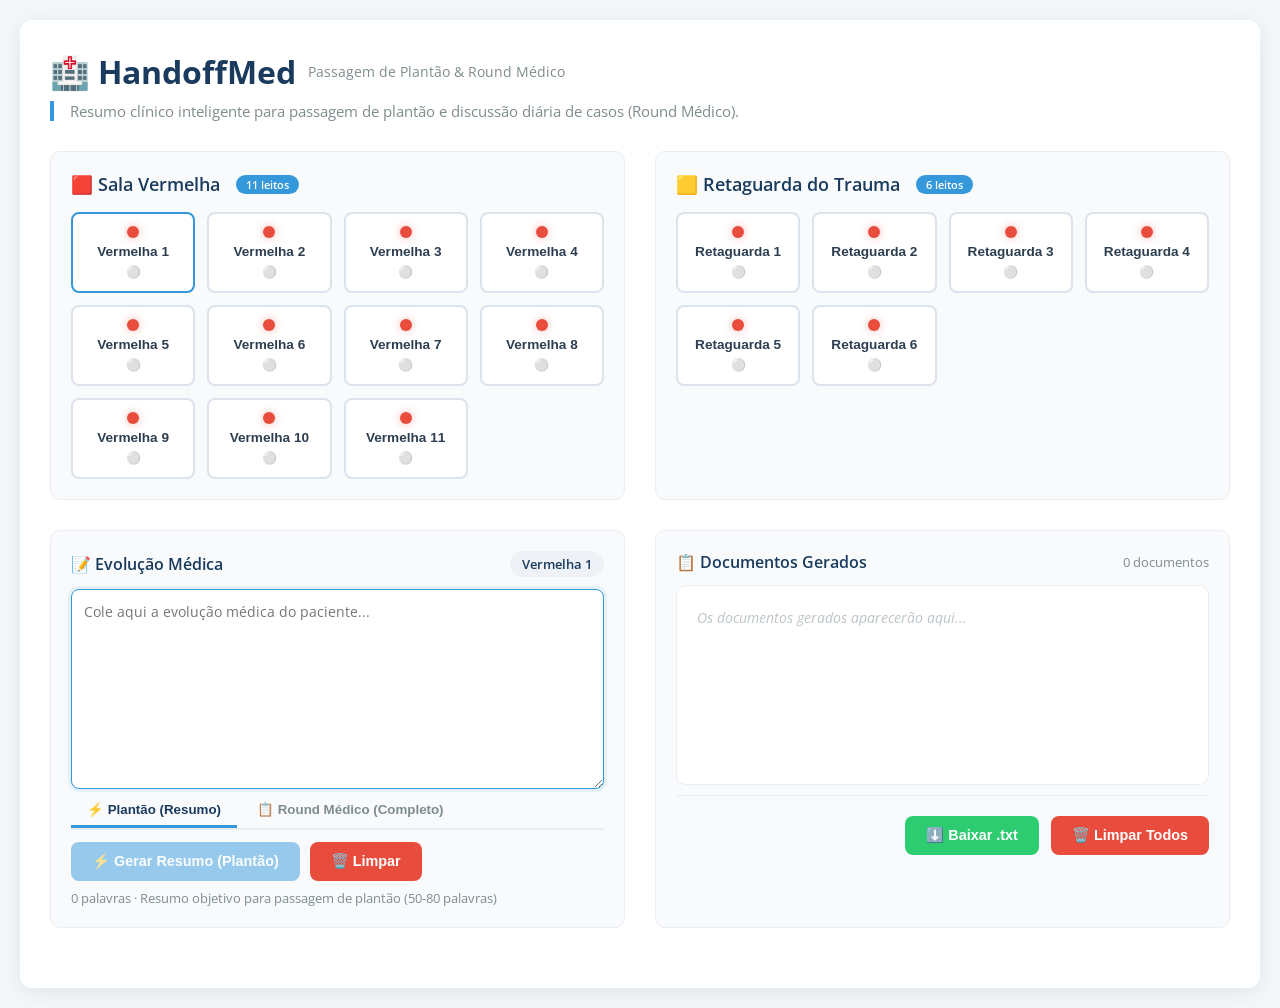
<file: index.html>
<!DOCTYPE html>
<html lang="pt-BR">
<head>
  <meta charset="UTF-8">
  <meta name="viewport" content="width=device-width, initial-scale=1.0">
  <title>HandoffMed - Passagem de Plantão e Round Médico</title>
  <link href="https://fonts.googleapis.com/css2?family=Open+Sans:wght@400;600;700&display=swap" rel="stylesheet">
  <style>
    * { box-sizing: border-box; margin: 0; padding: 0; }
    body { font-family: 'Open Sans', sans-serif; background-color: #f4f7fa; color: #2c3e50; padding: 20px; min-height: 100vh; }
    .container { max-width: 1400px; margin: 0 auto; background: #fff; border-radius: 12px; box-shadow: 0 4px 20px rgba(0,0,0,0.08); padding: 30px; }
    h1 { font-size: 2rem; font-weight: 700; color: #1a3b5d; margin-bottom: 8px; display: flex; align-items: center; gap: 12px; }
    h1 small { font-size: 0.9rem; font-weight: 400; color: #7f8c8d; }
    .subtitle { color: #7f8c8d; margin-bottom: 30px; border-left: 4px solid #3498db; padding-left: 16px; font-size: 0.95rem; }
    .grid-section { display: grid; grid-template-columns: 1fr 1fr; gap: 30px; margin-bottom: 30px; }
    .section-card { background: #f8fafc; border-radius: 10px; padding: 20px; border: 1px solid #e9edf2; }
    .section-title { font-size: 1.1rem; font-weight: 600; color: #1a3b5d; margin-bottom: 16px; display: flex; align-items: center; gap: 8px; }
    .section-title .badge { background: #3498db; color: #fff; font-size: 0.7rem; border-radius: 20px; padding: 2px 10px; margin-left: 8px; }
    .leitos-grid { display: grid; grid-template-columns: repeat(auto-fill, minmax(100px, 1fr)); gap: 12px; }
    .leito-btn { background: #fff; border: 2px solid #dce3ec; border-radius: 8px; padding: 12px 6px; cursor: pointer; font-size: 0.85rem; font-weight: 600; color: #2c3e50; transition: all 0.2s ease; display: flex; flex-direction: column; align-items: center; gap: 6px; text-align: center; }
    .leito-btn:hover { border-color: #3498db; transform: translateY(-2px); box-shadow: 0 4px 12px rgba(52,152,219,0.15); }
    .leito-btn:active { transform: scale(0.96); }
    .leito-btn .indicator { width: 12px; height: 12px; border-radius: 50%; display: inline-block; transition: background-color 0.3s ease; }
    .indicator.red { background-color: #e74c3c; box-shadow: 0 0 8px rgba(231,76,60,0.4); }
    .indicator.green { background-color: #2ecc71; box-shadow: 0 0 8px rgba(46,204,113,0.4); }
    .leito-btn .leito-num { font-size: 0.75rem; color: #7f8c8d; }
    .main-area { display: grid; grid-template-columns: 1fr 1fr; gap: 30px; margin-bottom: 30px; }
    .panel { background: #f8fafc; border-radius: 10px; padding: 20px; border: 1px solid #e9edf2; }
    .panel h3 { font-size: 1rem; font-weight: 600; color: #1a3b5d; margin-bottom: 12px; display: flex; align-items: center; gap: 8px; flex-wrap: wrap; }
    .panel textarea { width: 100%; min-height: 200px; border: 1px solid #dce3ec; border-radius: 8px; padding: 12px; font-family: 'Open Sans', sans-serif; font-size: 0.9rem; resize: vertical; }
    .panel textarea:focus { outline: none; border-color: #3498db; box-shadow: 0 0 0 3px rgba(52,152,219,0.1); }
    .panel .actions { display: flex; gap: 10px; margin-top: 12px; flex-wrap: wrap; }
    .btn { background: #ecf0f1; border: none; padding: 10px 20px; border-radius: 8px; font-weight: 600; font-size: 0.9rem; color: #2c3e50; cursor: pointer; transition: all 0.2s ease; display: inline-flex; align-items: center; gap: 8px; border: 1px solid transparent; }
    .btn-primary { background: #3498db; color: #fff; }
    .btn-primary:hover:not(:disabled) { background: #2980b9; transform: translateY(-1px); box-shadow: 0 4px 12px rgba(52,152,219,0.25); }
    .btn-success { background: #2ecc71; color: #fff; }
    .btn-success:hover:not(:disabled) { background: #27ae60; transform: translateY(-1px); box-shadow: 0 4px 12px rgba(46,204,113,0.25); }
    .btn-warning { background: #f39c12; color: #fff; }
    .btn-warning:hover:not(:disabled) { background: #d68910; transform: translateY(-1px); box-shadow: 0 4px 12px rgba(243,156,18,0.25); }
    .btn-danger { background: #e74c3c; color: #fff; }
    .btn-danger:hover:not(:disabled) { background: #c0392b; transform: translateY(-1px); box-shadow: 0 4px 12px rgba(231,76,60,0.25); }
    .btn:disabled { opacity: 0.5; cursor: not-allowed; transform: none !important; }
    .btn .badge { background: rgba(255,255,255,0.3); border-radius: 20px; padding: 0 8px; font-size: 0.7rem; }
    .output-area { background: #fff; border: 1px solid #e9edf2; border-radius: 10px; padding: 20px; min-height: 200px; white-space: pre-wrap; font-size: 0.9rem; line-height: 1.6; color: #2c3e50; max-height: 600px; overflow-y: auto; font-family: 'Open Sans', sans-serif; }
    .output-area:empty::before { content: 'Os documentos gerados aparecerão aqui...'; color: #bdc3c7; font-style: italic; }
    .output-area .doc-type { font-weight: 700; color: #1a3b5d; background: #ecf0f1; padding: 4px 12px; border-radius: 20px; font-size: 0.8rem; display: inline-block; margin-bottom: 8px; }
    .footer-actions { display: flex; gap: 12px; justify-content: flex-end; border-top: 1px solid #e9edf2; padding-top: 20px; margin-top: 10px; flex-wrap: wrap; }
    .status-msg { padding: 10px 16px; border-radius: 8px; margin-bottom: 16px; font-weight: 600; font-size: 0.9rem; background: #f1f9ff; border-left: 4px solid #3498db; }
    .status-msg.error { background: #fff5f5; border-left-color: #e74c3c; color: #c0392b; }
    .status-msg.success { background: #f0fff4; border-left-color: #2ecc71; color: #27ae60; }
    .current-leito-label { font-weight: 600; color: #1a3b5d; background: #eef2f7; padding: 4px 12px; border-radius: 20px; font-size: 0.8rem; margin-left: auto; }
    .loading-spinner { display: inline-block; width: 16px; height: 16px; border: 2px solid #fff; border-radius: 50%; border-top-color: transparent; animation: spin 0.8s linear infinite; }
    @keyframes spin { to { transform: rotate(360deg); } }
    .tabs { display: flex; gap: 4px; margin-bottom: 12px; border-bottom: 2px solid #e9edf2; }
    .tab-btn { background: transparent; border: none; padding: 8px 16px; cursor: pointer; font-weight: 600; color: #7f8c8d; border-bottom: 3px solid transparent; transition: all 0.2s; }
    .tab-btn.active { color: #1a3b5d; border-bottom-color: #3498db; }
    .tab-btn:hover { color: #1a3b5d; }
    .tab-content { display: none; }
    .tab-content.active { display: block; }
    @media (max-width: 1024px) { .grid-section { grid-template-columns: 1fr; } .main-area { grid-template-columns: 1fr; } }
    @media (max-width: 600px) { .container { padding: 16px; } .leitos-grid { grid-template-columns: repeat(auto-fill, minmax(75px, 1fr)); } .leito-btn { font-size: 0.75rem; padding: 8px 4px; } .footer-actions { flex-direction: column; } .current-leito-label { margin-left: 0; width: 100%; text-align: center; margin-top: 8px; } }
    .output-area::-webkit-scrollbar { width: 6px; }
    .output-area::-webkit-scrollbar-track { background: #f1f1f1; border-radius: 10px; }
    .output-area::-webkit-scrollbar-thumb { background: #c1c7cd; border-radius: 10px; }
    .output-area::-webkit-scrollbar-thumb:hover { background: #a0a7ae; }
  </style>
</head>
<body>
  <div class="container">
    <h1>🏥 HandoffMed <small>Passagem de Plantão & Round Médico</small></h1>
    <div class="subtitle">Resumo clínico inteligente para passagem de plantão e discussão diária de casos (Round Médico).</div>

    <div id="statusMsg" class="status-msg" style="display: none;"></div>

    <div class="grid-section">
      <div class="section-card">
        <div class="section-title">🟥 Sala Vermelha <span class="badge">11 leitos</span></div>
        <div class="leitos-grid" id="vermelhaGrid"></div>
      </div>
      <div class="section-card">
        <div class="section-title">🟨 Retaguarda do Trauma <span class="badge">6 leitos</span></div>
        <div class="leitos-grid" id="retaguardaGrid"></div>
      </div>
    </div>

    <div class="main-area">
      <div class="panel">
        <h3>📝 Evolução Médica <span id="currentLeitoLabel" class="current-leito-label">Nenhum leito selecionado</span></h3>
        <textarea id="evolucaoInput" placeholder="Cole aqui a evolução médica do paciente..."></textarea>
        
        <div class="tabs">
          <button class="tab-btn active" data-tab="plantao">⚡ Plantão (Resumo)</button>
          <button class="tab-btn" data-tab="round">📋 Round Médico (Completo)</button>
        </div>

        <div class="tab-content active" id="tab-plantao">
          <div class="actions">
            <button class="btn btn-primary" id="gerarPlantaoBtn" disabled>⚡ Gerar Resumo (Plantão)</button>
            <button class="btn btn-danger" id="limparInputBtn">🗑️ Limpar</button>
          </div>
          <div style="margin-top:8px; font-size:0.8rem; color:#7f8c8d;">
            <span id="wordCount">0</span> palavras · Resumo objetivo para passagem de plantão (50-80 palavras)
          </div>
        </div>

        <div class="tab-content" id="tab-round">
          <div class="actions">
            <button class="btn btn-warning" id="gerarRoundBtn" disabled>📋 Gerar Round Médico</button>
            <button class="btn btn-danger" id="limparInputRoundBtn">🗑️ Limpar</button>
          </div>
          <div style="margin-top:8px; font-size:0.8rem; color:#7f8c8d;">
            Documento completo para discussão diária · 12 seções estruturadas
          </div>
        </div>
      </div>

      <div class="panel">
        <h3>📋 Documentos Gerados <span style="font-weight:400; font-size:0.8rem; color:#7f8c8d; margin-left:auto;"><span id="totalDocs">0</span> documentos</span></h3>
        <div id="outputArea" class="output-area"></div>
        <div class="footer-actions">
          <button class="btn btn-success" id="baixarTxtBtn">⬇️ Baixar .txt</button>
          <button class="btn btn-danger" id="limparTudoBtn">🗑️ Limpar Todos</button>
        </div>
      </div>
    </div>
  </div>

  <script>
    (function() {
      'use strict';

      const WORKER_URL = 'https://nvidia-proxy.chapermann.workers.dev/';
      const STORAGE_KEY = 'handoffmed_data';
      const LEITOS_VERMELHA = Array.from({ length: 11 }, (_, i) => `Vermelha ${i+1}`);
      const LEITOS_RETAGUARDA = Array.from({ length: 6 }, (_, i) => `Retaguarda ${i+1}`);

      let state = { leitos: {}, selectedLeito: null };

      const vermelhaGrid = document.getElementById('vermelhaGrid');
      const retaguardaGrid = document.getElementById('retaguardaGrid');
      const evolucaoInput = document.getElementById('evolucaoInput');
      const gerarPlantaoBtn = document.getElementById('gerarPlantaoBtn');
      const gerarRoundBtn = document.getElementById('gerarRoundBtn');
      const limparInputBtn = document.getElementById('limparInputBtn');
      const limparInputRoundBtn = document.getElementById('limparInputRoundBtn');
      const outputArea = document.getElementById('outputArea');
      const baixarTxtBtn = document.getElementById('baixarTxtBtn');
      const limparTudoBtn = document.getElementById('limparTudoBtn');
      const statusMsg = document.getElementById('statusMsg');
      const currentLeitoLabel = document.getElementById('currentLeitoLabel');
      const wordCount = document.getElementById('wordCount');
      const totalDocs = document.getElementById('totalDocs');

      // Tabs
      const tabBtns = document.querySelectorAll('.tab-btn');
      const tabContents = {
        plantao: document.getElementById('tab-plantao'),
        round: document.getElementById('tab-round')
      };

      let currentTab = 'plantao';

      tabBtns.forEach(btn => {
        btn.addEventListener('click', function() {
          const tab = this.dataset.tab;
          tabBtns.forEach(b => b.classList.remove('active'));
          this.classList.add('active');
          Object.keys(tabContents).forEach(key => {
            tabContents[key].classList.toggle('active', key === tab);
          });
          currentTab = tab;
          updateButtonStates();
        });
      });

      function showStatus(message, type = 'info', duration = 4000) {
        statusMsg.textContent = message;
        statusMsg.className = `status-msg ${type}`;
        statusMsg.style.display = 'block';
        clearTimeout(statusMsg._timeout);
        if (duration > 0) {
          statusMsg._timeout = setTimeout(() => { statusMsg.style.display = 'none'; }, duration);
        }
      }

      function updateWordCount() {
        const text = evolucaoInput.value;
        wordCount.textContent = text.trim() ? text.trim().split(/\s+/).length : 0;
      }

      function updateTotalDocs() {
        const count = Object.values(state.leitos).filter(l => l.plantao?.trim() || l.round?.trim()).length;
        totalDocs.textContent = count;
      }

      function updateOutputArea() {
        const entries = Object.values(state.leitos).filter(l => l.plantao?.trim() || l.round?.trim());
        if (entries.length === 0) { outputArea.innerHTML = ''; return; }
        entries.sort((a, b) => a.nome.localeCompare(b.nome));
        const dateStr = new Date().toLocaleString('pt-BR', { dateStyle: 'medium', timeStyle: 'short' });
        let html = `<div style="font-weight:600; color:#1a3b5d; border-bottom:2px solid #e9edf2; padding-bottom:8px; margin-bottom:12px;">📅 Documentos: ${dateStr}</div>`;
        entries.forEach(entry => {
          const hasPlantao = entry.plantao?.trim();
          const hasRound = entry.round?.trim();
          
          html += `<div style="margin-bottom:20px; background:#f8fafc; border-radius:6px; padding:12px; border-left:4px solid ${hasRound ? '#f39c12' : '#3498db'};">
            <div style="font-weight:700; color:#1a3b5d; font-size:0.9rem; display:flex; justify-content:space-between; flex-wrap:wrap;">
              <span>${entry.nome}</span>
              <span style="font-weight:400; font-size:0.75rem; color:#7f8c8d;">
                ${hasRound ? '📋 Round' : ''} ${hasPlantao && hasRound ? '|' : ''} ${hasPlantao ? '⚡ Plantão' : ''}
              </span>
            </div>`;
          
          if (hasPlantao) {
            html += `<div style="margin-top:8px; font-size:0.85rem; line-height:1.5; background:#e8f4fd; padding:8px 12px; border-radius:4px; border-left:3px solid #3498db;">
              <span style="font-weight:600; font-size:0.7rem; color:#2980b9;">⚡ PLANTÃO:</span>
              <div style="margin-top:4px;">${entry.plantao}</div>
            </div>`;
          }
          
          if (hasRound) {
            html += `<div style="margin-top:8px; font-size:0.85rem; line-height:1.5; background:#fef9e7; padding:8px 12px; border-radius:4px; border-left:3px solid #f39c12;">
              <span style="font-weight:600; font-size:0.7rem; color:#d68910;">📋 ROUND MÉDICO:</span>
              <div style="margin-top:4px;">${entry.round}</div>
            </div>`;
          }
          
          html += `</div>`;
        });
        outputArea.innerHTML = html;
        updateTotalDocs();
      }

      function saveState() {
        try { localStorage.setItem(STORAGE_KEY, JSON.stringify(state)); } catch (e) { console.warn(e); }
      }

      function loadState() {
        try {
          const saved = localStorage.getItem(STORAGE_KEY);
          if (saved) {
            const parsed = JSON.parse(saved);
            state.leitos = parsed.leitos || {};
            [...LEITOS_VERMELHA, ...LEITOS_RETAGUARDA].forEach(nome => {
              if (!state.leitos[nome]) state.leitos[nome] = { nome, evoluicao: '', plantao: '', round: '' };
            });
            return true;
          }
        } catch (e) { console.warn(e); }
        return false;
      }

      function initState() {
        if (!loadState()) {
          [...LEITOS_VERMELHA, ...LEITOS_RETAGUARDA].forEach(nome => {
            state.leitos[nome] = { nome, evoluicao: '', plantao: '', round: '' };
          });
          saveState();
        }
        renderLeitos();
        updateAll();
      }

      function renderLeitos() {
        renderGrid(vermelhaGrid, LEITOS_VERMELHA);
        renderGrid(retaguardaGrid, LEITOS_RETAGUARDA);
      }

      function renderGrid(grid, nomes) {
        grid.innerHTML = '';
        nomes.forEach(nome => {
          const data = state.leitos[nome] || { evoluicao: '', plantao: '', round: '' };
          const hasDoc = data.plantao?.trim() || data.round?.trim();
          const hasData = data.evoluicao?.trim();
          const btn = document.createElement('button');
          btn.className = 'leito-btn';
          btn.dataset.nome = nome;
          btn.innerHTML = `
            <span class="indicator ${hasDoc ? 'green' : 'red'}"></span>
            <span>${nome}</span>
            <span class="leito-num">${hasData ? '📄' : '⚪'}</span>
          `;
          btn.title = hasDoc ? 'Documento gerado. Clique para ver/editar.' : 
                      hasData ? 'Evolução inserida, documento pendente.' : 'Sem dados. Clique para inserir.';
          btn.addEventListener('click', () => selectLeito(nome));
          grid.appendChild(btn);
        });
      }

      function selectLeito(nome) {
        state.selectedLeito = nome;
        const data = state.leitos[nome];
        evolucaoInput.value = data?.evoluicao || '';
        currentLeitoLabel.textContent = nome;
        updateButtonStates();
        updateWordCount();
        document.querySelectorAll('.leito-btn').forEach(b => b.style.borderColor = '#dce3ec');
        document.querySelectorAll(`.leito-btn[data-nome="${nome}"]`).forEach(b => b.style.borderColor = '#3498db');
        evolucaoInput.focus();
      }

      function updateButtonStates() {
        const hasContent = evolucaoInput.value?.trim() !== '';
        gerarPlantaoBtn.disabled = !hasContent;
        gerarRoundBtn.disabled = !hasContent;
      }

      function updateAll() {
        renderLeitos();
        updateOutputArea();
        updateTotalDocs();
        if (state.selectedLeito) {
          const data = state.leitos[state.selectedLeito];
          if (data) {
            evolucaoInput.value = data.evoluicao || '';
            updateButtonStates();
            updateWordCount();
          }
        }
        document.querySelectorAll('.leito-btn').forEach(btn => {
          const nome = btn.dataset.nome;
          const data = state.leitos[nome];
          if (data) {
            const indicator = btn.querySelector('.indicator');
            indicator.className = `indicator ${(data.plantao?.trim() || data.round?.trim()) ? 'green' : 'red'}`;
          }
        });
      }

      evolucaoInput.addEventListener('input', function() {
        const text = this.value;
        updateWordCount();
        updateButtonStates();
        if (state.selectedLeito) {
          state.leitos[state.selectedLeito].evoluicao = text;
          saveState();
          renderLeitos();
        }
      });

      async function gerarDocumento(tipo) {
        const leitoNome = state.selectedLeito;
        if (!leitoNome) { showStatus('Selecione um leito primeiro.', 'error'); return; }
        
        const evoluicao = evolucaoInput.value;
        if (!evoluicao?.trim()) { showStatus('A evolução médica está vazia.', 'error'); return; }

        let prompt, tipoLabel, btn, docField;

        if (tipo === 'plantao') {
          prompt = `Você é um médico especialista em emergência e terapia intensiva. Leia a evolução médica abaixo e gere um RESUMO CLÍNICO para PASSAGEM DE PLANTÃO.

REGRAS:
- Resumo com 50-80 palavras (máximo)
- Use abreviações: HAS, DM, IAM, AVC, ICC, DPOC, IRC, TCE, TVP, TEP, HDA, DRC, DAOP
- Converta nomes para iniciais (ex: João da Silva = JS)
- Doenças sensíveis (HIV, AIDS, câncer, aborto, suicídio) → use CID-10
- Estrutura: Idade/Sexo | Comorbidades | Motivo | Conduta | Estado atual | Pendências
- Se houver critérios de alta, mencione "preenche critérios de alta" ou "não preenche"

EVOLUÇÃO:
${evoluicao}

RESUMO PARA PASSAGEM DE PLANTÃO:`;
          tipoLabel = 'Plantão';
          btn = gerarPlantaoBtn;
          docField = 'plantao';
        } else {
          prompt = `Você é um médico especialista em emergência e terapia intensiva. Leia a evolução médica abaixo e gere um RELATÓRIO COMPLETO para ROUND MÉDICO.

ESTRUTURA OBRIGATÓRIA:

1. IDENTIFICAÇÃO: Nome (iniciais), idade, sexo, procedência. Data/hora atual.

2. MOTIVO DA INTERNAÇÃO: Sintoma principal ou diagnóstico inicial. Data de admissão.

3. SITUAÇÃO CIRÚRGICA: Especificar se está em pós-operatório (PO) e de qual procedimento, com tempo decorrido. Se não houver: "Não há relato de procedimento cirúrgico."

4. COMORBIDADES: HAS, DM, DRC, HIV, etc. Medicações de uso contínuo prévio.

5. SITUAÇÃO CLÍNICA ATUAL:
   - Sinais vitais: PA, FC, FR, Temp, SatO₂
   - Sedação e drogas em infusão contínua (se houver)
   - Invasões: TOT/TQT, CVC, SVD, drenos
   - Ventilação mecânica: modo, parâmetros, FiO₂, PEEP
   - Estado neurológico: Glasgow, pupilas, força
   - Exame físico: achados relevantes

6. GASOMETRIA ARTERIAL (se disponível): Data, horário, valores principais.

7. EXAMES DE IMAGEM: TC, RM, USG, RX com data e achados relevantes.

8. EXAMES LABORATORIAIS: Hemograma, eletrólitos, função renal, hepática, marcadores.

9. ANTIBIÓTICOS EM USO (se houver): Nome, dose, horário, tempo de uso.

10. IMPRESSÃO DO CASO (SUMÁRIO): Resumir em 2-3 frases o quadro clínico, evolução e problemas atuais.

11. CONDUTAS E ROTINA: Decisões do round. Se não houver: "Discutir com a Rotina as condutas e registrar adequadamente no prontuário."

12. IMPRESSÃO FINAL: Resumo elaborado do caso, com pendências e prognóstico.

EVOLUÇÃO MÉDICA:
${evoluicao}

RELATÓRIO PARA ROUND MÉDICO:`;
          tipoLabel = 'Round Médico';
          btn = gerarRoundBtn;
          docField = 'round';
        }

        try {
          btn.disabled = true;
          btn.innerHTML = `<span class="loading-spinner"></span> Gerando ${tipoLabel}...`;
          showStatus(`🔄 Gerando ${tipoLabel}...`, 'info', 0);

          const response = await fetch(WORKER_URL, {
            method: 'POST',
            headers: { 'Content-Type': 'application/json' },
            body: JSON.stringify({ message: prompt }),
          });

          const responseText = await response.text();
          
          if (!response.ok) {
            let errorMsg = `Erro ${response.status}`;
            try { const data = JSON.parse(responseText); errorMsg = data.error || errorMsg; } catch (e) {}
            throw new Error(errorMsg);
          }

          const data = JSON.parse(responseText);
          const documento = data.message || 'Erro: Nenhum documento gerado.';

          state.leitos[leitoNome][docField] = documento;
          state.leitos[leitoNome].evoluicao = evoluicao;
          saveState();
          updateAll();

          showStatus(`✅ ${tipoLabel} gerado para ${leitoNome}!`, 'success', 3000);
          outputArea.scrollIntoView({ behavior: 'smooth', block: 'nearest' });

        } catch (error) {
          console.error('Erro:', error);
          showStatus(`❌ Erro: ${error.message}`, 'error', 5000);
        } finally {
          btn.disabled = false;
          btn.innerHTML = tipo === 'plantao' ? '⚡ Gerar Resumo (Plantão)' : '📋 Gerar Round Médico';
        }
      }

      gerarPlantaoBtn.addEventListener('click', () => gerarDocumento('plantao'));
      gerarRoundBtn.addEventListener('click', () => gerarDocumento('round'));

      limparInputBtn.addEventListener('click', function() {
        evolucaoInput.value = '';
        updateWordCount();
        updateButtonStates();
        if (state.selectedLeito) {
          state.leitos[state.selectedLeito].evoluicao = '';
          saveState();
          updateAll();
          showStatus('Evolução limpa.', 'info', 1500);
        }
      });

      limparInputRoundBtn.addEventListener('click', function() {
        evolucaoInput.value = '';
        updateWordCount();
        updateButtonStates();
        if (state.selectedLeito) {
          state.leitos[state.selectedLeito].evoluicao = '';
          saveState();
          updateAll();
          showStatus('Evolução limpa.', 'info', 1500);
        }
      });

      baixarTxtBtn.addEventListener('click', function() {
        const entries = Object.values(state.leitos).filter(l => l.plantao?.trim() || l.round?.trim());
        if (entries.length === 0) { showStatus('Nenhum documento para exportar.', 'error', 3000); return; }
        entries.sort((a, b) => a.nome.localeCompare(b.nome));
        const now = new Date();
        const dateStr = now.toLocaleString('pt-BR', { dateStyle: 'medium', timeStyle: 'short' });
        let content = `=== HandoffMed - Documentos Clínicos ===\n`;
        content += `Data/Hora: ${dateStr}\nTotal: ${entries.length}\n\n`;
        entries.forEach(e => {
          content += `--- ${e.nome} ---\n`;
          if (e.plantao?.trim()) {
            content += `[PLANTÃO]\n${e.plantao}\n\n`;
          }
          if (e.round?.trim()) {
            content += `[ROUND MÉDICO]\n${e.round}\n\n`;
          }
          content += `----------------------------------------\n\n`;
        });
        content += `Gerado por HandoffMed em ${dateStr}`;

        const blob = new Blob([content], { type: 'text/plain;charset=utf-8' });
        const url = URL.createObjectURL(blob);
        const a = document.createElement('a');
        a.href = url;
        a.download = `handoffmed_${now.toISOString().slice(0,10)}.txt`;
        document.body.appendChild(a);
        a.click();
        document.body.removeChild(a);
        URL.revokeObjectURL(url);
        showStatus('✅ Arquivo baixado!', 'success', 3000);
      });

      limparTudoBtn.addEventListener('click', function() {
        if (confirm('⚠️ Apagar todos os dados?')) {
          [...LEITOS_VERMELHA, ...LEITOS_RETAGUARDA].forEach(nome => {
            state.leitos[nome] = { nome, evoluicao: '', plantao: '', round: '' };
          });
          state.selectedLeito = null;
          evolucaoInput.value = '';
          currentLeitoLabel.textContent = 'Nenhum leito selecionado';
          updateButtonStates();
          saveState();
          updateAll();
          showStatus('Todos os dados foram apagados.', 'info', 3000);
        }
      });

      // Inicialização
      initState();
      if (!state.selectedLeito) selectLeito(LEITOS_VERMELHA[0]);
      else selectLeito(state.selectedLeito);
      updateWordCount();
      updateButtonStates();

      console.log('🏥 HandoffMed v2.0 - Plantão + Round Médico');
      console.log('🌐 Worker URL:', WORKER_URL);
    })();
  </script>
</body>
</html>
</file>
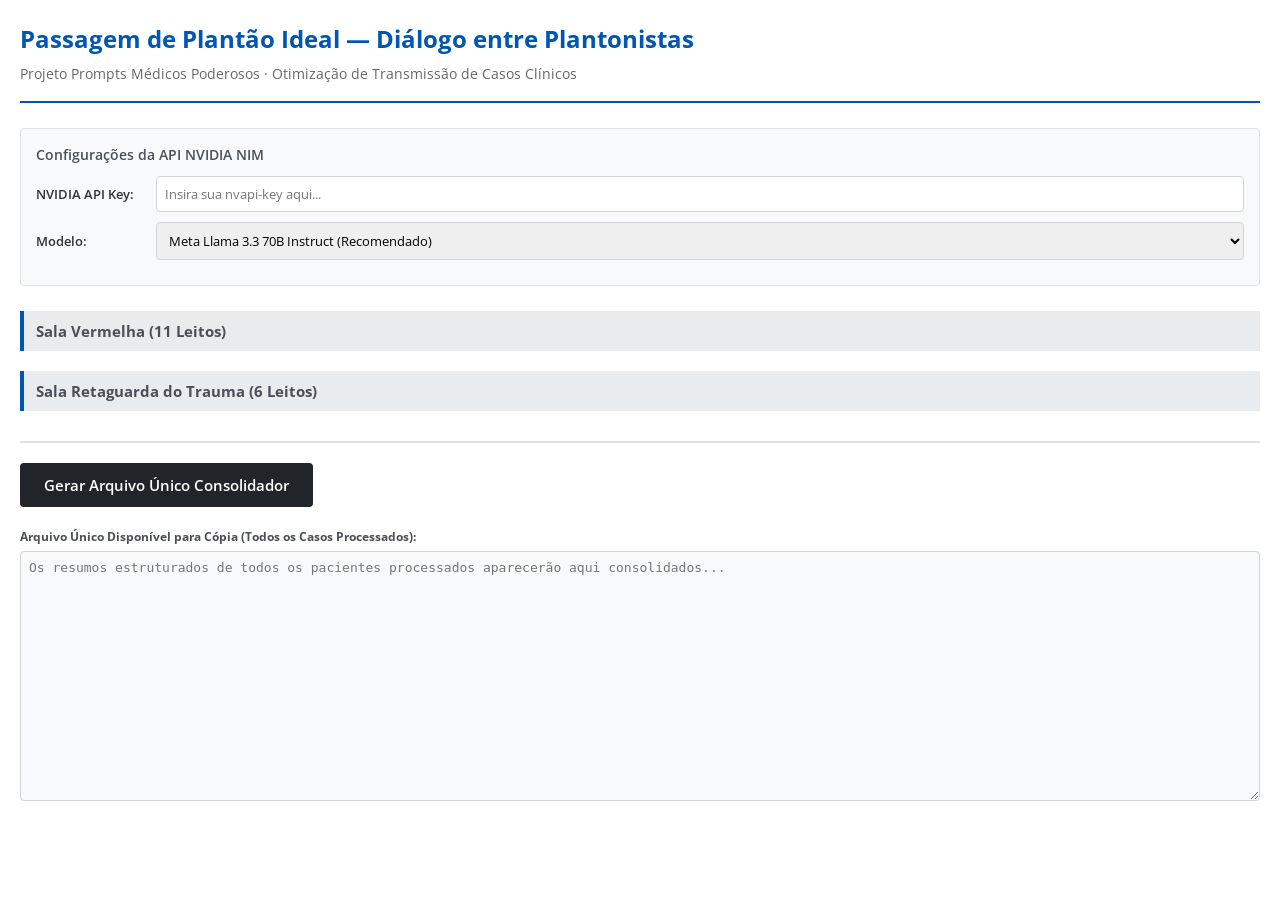
<file: index(2).html>
<!DOCTYPE html>
<html lang="pt-BR">
<head>
    <meta charset="UTF-8">
    <meta name="viewport" content="width=device-width, initial-scale=1.0">
    <title>Passagem de Plantão Ideal - Projeto Prompts Médicos Poderosos</title>
    <link rel="preconnect" href="https://fonts.googleapis.com">
    <link rel="preconnect" href="https://fonts.gstatic.com" crossorigin>
    <link href="https://fonts.googleapis.com/css2?family=Open+Sans:wght@400;600;700&display=swap" rel="stylesheet">
    <style>
        * {
            box-sizing: border-box;
            margin: 0;
            padding: 0;
            font-family: 'Open Sans', sans-serif;
        }

        body {
            background-color: #ffffff;
            color: #333333;
            line-height: 1.6;
            padding: 20px;
        }

        header {
            border-bottom: 2px solid #0056b3;
            padding-bottom: 15px;
            margin-bottom: 25px;
        }

        h1 {
            color: #0056b3;
            font-size: 24px;
            font-weight: 700;
        }

        .subtitle {
            color: #666666;
            font-size: 14px;
            margin-top: 5px;
        }

        .config-section {
            background-color: #f8f9fa;
            border: 1px solid #dee2e6;
            border-radius: 4px;
            padding: 15px;
            margin-bottom: 25px;
        }

        .config-title {
            font-weight: 600;
            color: #495057;
            margin-bottom: 10px;
            font-size: 14px;
        }

        .input-group {
            display: table;
            width: 100%;
            margin-bottom: 10px;
        }

        .input-cell {
            display: table-cell;
            vertical-align: middle;
        }

        .input-cell label {
            font-weight: 600;
            font-size: 13px;
            padding-right: 10px;
            white-space: nowrap;
        }

        .input-cell input, .input-cell select {
            width: 100%;
            padding: 8px;
            border: 1px solid #ced4da;
            border-radius: 4px;
            font-size: 13px;
        }

        .grid-container {
            display: block;
        }

        .section-title {
            background-color: #e9ecef;
            color: #495057;
            padding: 8px 12px;
            font-weight: 700;
            font-size: 15px;
            margin-top: 20px;
            margin-bottom: 10px;
            border-left: 4px solid #0056b3;
        }

        .patient-card {
            background-color: #ffffff;
            border: 1px solid #dee2e6;
            border-radius: 4px;
            padding: 15px;
            margin-bottom: 15px;
        }

        .patient-header {
            font-weight: 700;
            color: #0056b3;
            font-size: 14px;
            margin-bottom: 10px;
            border-bottom: 1px solid #e9ecef;
            padding-bottom: 5px;
        }

        .form-label {
            display: block;
            font-weight: 600;
            font-size: 12px;
            color: #495057;
            margin-bottom: 5px;
        }

        textarea {
            width: 100%;
            height: 100px;
            padding: 8px;
            border: 1px solid #ced4da;
            border-radius: 4px;
            font-size: 13px;
            resize: vertical;
            margin-bottom: 10px;
        }

        button {
            background-color: #0056b3;
            color: #ffffff;
            border: none;
            padding: 8px 16px;
            font-size: 13px;
            font-weight: 600;
            border-radius: 4px;
            cursor: pointer;
            margin-right: 10px;
            margin-bottom: 5px;
        }

        button:hover {
            background-color: #004085;
        }

        button.secondary {
            background-color: #6c757d;
        }

        button.secondary:hover {
            background-color: #5a6268;
        }

        .output-box {
            background-color: #f8f9fa;
            border: 1px solid #ced4da;
            border-radius: 4px;
            padding: 10px;
            font-family: monospace;
            font-size: 13px;
            white-space: pre-wrap;
            margin-top: 10px;
            min-height: 50px;
            color: #212529;
        }

        .global-actions {
            margin-top: 30px;
            padding-top: 20px;
            border-top: 2px solid #dee2e6;
            text-align: left;
        }

        .status-text {
            display: inline-block;
            margin-left: 10px;
            font-size: 13px;
            font-weight: 600;
        }
        
        .success { color: #28a745; }
        .error { color: #dc3545; }
        .processing { color: #ffc107; }
    </style>
</head>
<body>

    <header>
        <h1>Passagem de Plantão Ideal — Diálogo entre Plantonistas</h1>
        <div class="subtitle">Projeto Prompts Médicos Poderosos · Otimização de Transmissão de Casos Clínicos</div>
    </header>

    <div class="config-section">
        <div class="config-title">Configurações da API NVIDIA NIM</div>
        <div class="input-group">
            <div class="input-cell" style="width: 120px;"><label for="api-key">NVIDIA API Key:</label></div>
            <div class="input-cell"><input type="password" id="api-key" placeholder="Insira sua nvapi-key aqui..." value=""></div>
        </div>
        <div class="input-group" style="margin-top: 10px;">
            <div class="input-cell" style="width: 120px;"><label for="model-select">Modelo:</label></div>
            <div class="input-cell">
                <select id="model-select">
                    <option value="meta/llama-3.3-70b-instruct">Meta Llama 3.3 70B Instruct (Recomendado)</option>
                    <option value="deepseek-ai/deepseek-v4-pro">DeepSeek V4 Pro</option>
                </select>
            </div>
        </div>
    </div>

    <div class="grid-container">
        <!-- SALA VERMELHA -->
        <div class="section-title">Sala Vermelha (11 Leitos)</div>
        <div id="sala-vermelha-container"></div>

        <!-- RETAGUARDA DO TRAUMA -->
        <div class="section-title">Sala Retaguarda do Trauma (6 Leitos)</div>
        <div id="sala-trauma-container"></div>
    </div>

    <div class="global-actions">
        <button id="btn-compilar-tudo" class="secondary" style="background-color: #212529; padding: 12px 24px; font-size: 15px;">Gerar Arquivo Único Consolidador</button>
        <button id="btn-baixar-txt" class="secondary" style="background-color: #495057; padding: 12px 24px; font-size: 15px; display: none;">Salvar Tudo em .TXT</button>
        <div style="margin-top: 15px;">
            <label class="form-label" style="font-weight: 700;">Arquivo Único Disponível para Cópia (Todos os Casos Processados):</label>
            <textarea id="output-global" style="height: 250px; font-family: monospace; background-color: #f8f9fa;" readonly placeholder="Os resumos estruturados de todos os pacientes processados aparecerão aqui consolidados..."></textarea>
        </div>
    </div>

    <script>
        const CONFIG = {
            numVermelha: 11,
            numTrauma: 6,
            systemPrompt: `Você é um assistente de inteligência clínica altamente formal. Sua única função é processar uma evolução médica e gerar um resumo extremamente conciso para passagem de plantão de no máximo 50 palavras, garantindo que o diálogo de transmissão dure menos de 2 minutos.

Diretrizes Absolutas de Resposta:
1. NUNCA armazene ou inclua dados que identifiquem nominalmente o paciente, médicos ou equipe.
2. Comprima e resuma os dados para NO MÁXIMO 50 PALAVRAS no total. Seja extremamente objetivo.
3. Se o peso não estiver descrito na evolução, assuma obrigatoriamente 75Kg como padrão universal. Se estiver descrito, use o informado. Outros dados biométricos e sexo devem ser extraídos se informados.
4. Se houver critérios de alta médica da UTI ou Sala Vermelha presentes na evolução, adicione explicitamente a frase exata: "Preenche critérios de alta médica para a enfermaria."
5. Use linguagem puramente clássica, formal, sem emojis, sem gírias, sem maneirismos e evite abreviações não consagradas.
6. Não faça sugestões. Não adicione opiniões. Reforce estritamente a necessidade de definição de condutas imediatas e pendências.
7. O formato de saída deve seguir estritamente o modelo de texto plano abaixo para fácil cópia, preenchendo apenas com as informações extraídas de forma contínua:

[IDENTIFICAÇÃO DO LEITO]
Motivo: [Motivo] | Dias: [X] | Ventilação: [Modo] | Hemodinâmica: [Estável/Instável]
Pontos de Atenção/Urgente: [Dieta, cirurgia, sangue, etc]
Pendências/Imediato: [Condutas do round/exames]
Investimento/Limite: [Definição de reanimação e limites]`
        };

        function renderLeitos() {
            const vermelhaCont = document.getElementById('sala-vermelha-container');
            const traumaCont = document.getElementById('sala-trauma-container');

            // Render Sala Vermelha
            for (let i = 1; i <= CONFIG.numVermelha; i++) {
                vermelhaCont.appendChild(createPatientCard(`Leito Vermelha ${i}`));
            }

            // Render Trauma
            for (let i = 1; i <= CONFIG.numTrauma; i++) {
                traumaCont.appendChild(createPatientCard(`Leito Retaguarda do Trauma ${i}`));
            }
        }

        function createPatientCard(leitoNome) {
            const card = document.createElement('div');
            card.className = 'patient-card';
            card.id = `card-${leitoNome.replace(/\s+/g, '-')}`;

            card.innerHTML = `
                <div class="patient-header">${leitoNome}</div>
                <label class="form-label">Cole aqui a evolução médica</label>
                <textarea class="evolucao-input" placeholder="Insira o texto do prontuário ou evolução médica deste leito..."></textarea>
                <div>
                    <button class="btn-processar">Processar Caso</button>
                    <button class="btn-limpar secondary">Limpar</button>
                    <span class="status-text"></span>
                </div>
                <div class="output-box" id="output-${leitoNome.replace(/\s+/g, '-')}" title="Clique para copiar" style="cursor:pointer; display:none;"></div>
            `;

            const btnProcessar = card.querySelector('.btn-processar');
            const btnLimpar = card.querySelector('.btn-limpar');
            const textarea = card.querySelector('.evolucao-input');
            const outputBox = card.querySelector('.output-box');
            const statusText = card.querySelector('.status-text');

            btnProcessar.addEventListener('click', () => processarPaciente(leitoNome, textarea.value, outputBox, statusText));
            btnLimpar.addEventListener('click', () => {
                textarea.value = '';
                outputBox.innerText = '';
                outputBox.style.display = 'none';
                statusText.innerText = '';
                atualizarGlobal();
            });

            outputBox.addEventListener('click', () => {
                navigator.clipboard.writeText(outputBox.innerText);
                alert(`${leitoNome}: Conteúdo copiado para a área de transferência.`);
            });

            return card;
        }

        async function processarPaciente(leito, textoEvolucao, outputBox, statusText) {
            const apiKey = document.getElementById('api-key').value.trim();
            const modelo = document.getElementById('model-select').value;

            if (!textoEvolucao.trim()) {
                statusText.className = "status-text error";
                statusText.innerText = "Por favor, cole a evolução médica.";
                return;
            }

            if (!apiKey) {
                statusText.className = "status-text error";
                statusText.innerText = "Chave API da NVIDIA ausente.";
                return;
            }

            statusText.className = "status-text processing";
            statusText.innerText = "Processando IA...";
            outputBox.style.display = 'none';

            try {
                const response = await fetch("https://integrate.api.nvidia.com/v1/chat/completions", {
                    method: "POST",
                    headers: {
                        "Content-Type": "application/json",
                        "Authorization": `Bearer ${apiKey}`
                    },
                    body: JSON.stringify({
                        model: modelo,
                        messages: [
                            { role: "system", content: CONFIG.systemPrompt },
                            { role: "user", content: `Leito Atual: ${leito}

Evolução Médica Inserida:
${textoEvolucao}` }
                        ],
                        temperature: 0.1,
                        top_p: 0.95,
                        max_tokens: 1024,
                        stream: false
                    })
                });

                if (!response.ok) {
                    throw new Error(`Erro na API (${response.status})`);
                }

                const data = await response.json();
                const resultado = data.choices[0].message.content.trim();

                outputBox.innerText = resultado;
                outputBox.style.style = 'block';
                outputBox.style.display = 'block';
                statusText.className = "status-text success";
                statusText.innerText = "Concluído.";
                
                atualizarGlobal();

            } catch (error) {
                statusText.className = "status-text error";
                statusText.innerText = `Falha: ${error.message}`;
            }
        }

        function atualizarGlobal() {
            const outputs = document.querySelectorAll('.output-box');
            let textoConsolidado = "==================================================
";
            textoConsolidado += "   RELATÓRIO CONSOLIDADO: PASSAGEM DE PLANTÃO
";
            textoConsolidado += `   Gerado em: ${new Date().toLocaleString('pt-BR')}
`;
            textoConsolidado += "==================================================

";
            
            let temConteudo = false;

            outputs.forEach(box => {
                if (box.innerText.trim()) {
                    temConteudo = true;
                    textoConsolidado += box.innerText + "

--------------------------------------------------

";
                }
            });

            const globalTextArea = document.getElementById('output-global');
            if (temConteudo) {
                globalTextArea.value = textoConsolidado;
                document.getElementById('btn-baixar-txt').style.display = 'inline-block';
            } else {
                globalTextArea.value = '';
                document.getElementById('btn-baixar-txt').style.display = 'none';
            }
        }

        document.getElementById('btn-compilar-tudo').addEventListener('click', () => {
            atualizarGlobal();
            const globalTextArea = document.getElementById('output-global');
            if (globalTextArea.value.trim()) {
                globalTextArea.select();
                navigator.clipboard.writeText(globalTextArea.value);
                alert("Todos os casos compilados foram copiados para a área de transferência!");
            } else {
                alert("Nenhum caso foi processado ainda. Insira as evoluções e clique em 'Processar Caso'.");
            }
        });

        document.getElementById('btn-baixar-txt').addEventListener('click', () => {
            const texto = document.getElementById('output-global').value;
            if (!texto) return;

            const blob = new Blob([texto], { type: 'text/plain;charset=utf-8' });
            const link = document.createElement('a');
            link.href = URL.createObjectURL(blob);
            link.download = `Passagem_de_Plantao_${new Date().toISOString().slice(0,10)}.txt`;
            link.click();
            URL.revokeObjectURL(link.href);
        });

        // Inicializar aplicação
        renderLeitos();
    </script>
</body>
</html>
</file>
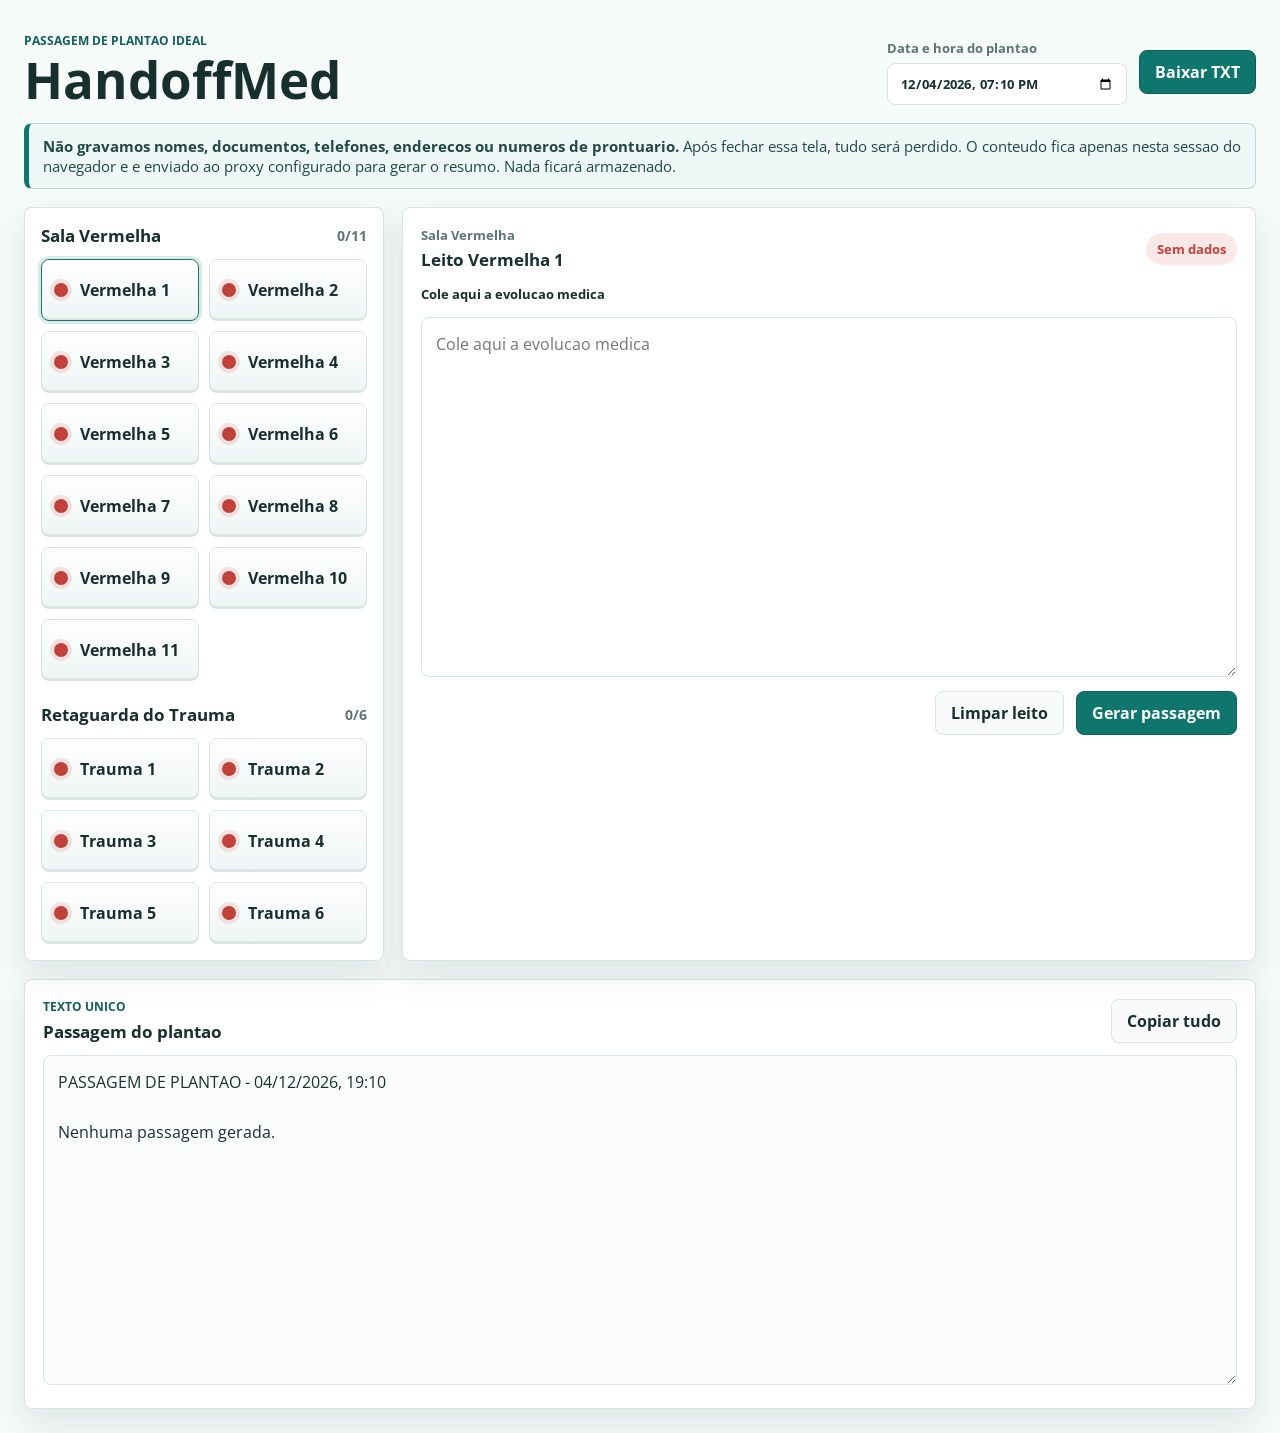
<file: index_old.html>
<!doctype html>
<html lang="pt-BR">
  <head>
    <meta charset="UTF-8" />
    <meta name="viewport" content="width=device-width, initial-scale=1.0" />
    <title>HandoffMed</title>
    <link rel="preconnect" href="https://fonts.googleapis.com" />
    <link rel="preconnect" href="https://fonts.gstatic.com" crossorigin />
    <link href="https://fonts.googleapis.com/css2?family=Open+Sans:wght@400;600;700&display=swap" rel="stylesheet" />
    <link rel="stylesheet" href="styles.css" />
  </head>
  <body>
    <main class="app-shell">
      <header class="topbar">
        <div>
          <p class="eyebrow">Passagem de Plantao Ideal</p>
          <h1>HandoffMed</h1>
        </div>
        <div class="shift-meta" aria-label="Dados do plantao">
          <label>
            Data e hora do plantao
            <input id="shiftTime" type="datetime-local" />
          </label>
          <button id="downloadTxt" class="primary-action" type="button">Baixar TXT</button>
        </div>
      </header>

      <section class="notice" aria-label="Avisos de seguranca">
        <strong>Não gravamos nomes, documentos, telefones, enderecos ou numeros de prontuario.</strong>  Após fechar essa tela, tudo será perdido.
        O conteudo fica apenas nesta sessao do navegador e e enviado ao proxy configurado para gerar o resumo. Nada ficará armazenado.
       
      </section>

      <section class="workspace">
        <aside class="bed-panel" aria-label="Leitos">
          <div class="panel-heading">
            <h2>Sala Vermelha</h2>
            <span id="redCount">0/11</span>
          </div>
          <div id="redBeds" class="bed-grid"></div>

          <div class="panel-heading trauma-heading">
            <h2>Retaguarda do Trauma</h2>
            <span id="traumaCount">0/6</span>
          </div>
          <div id="traumaBeds" class="bed-grid"></div>
        </aside>

        <section class="editor-panel" aria-label="Evolucao medica">
          <div class="active-bed">
            <div>
              <span id="selectedUnit" class="bed-unit">Sala Vermelha</span>
              <h2 id="selectedBed">Leito Vermelha 1</h2>
            </div>
            <span id="bedStatus" class="status-pill pending">Sem dados</span>
          </div>

          <label class="text-label" for="clinicalInput">Cole aqui a evolucao medica</label>
          <textarea id="clinicalInput" placeholder="Cole aqui a evolucao medica"></textarea>

          <div class="action-row">
            <button id="clearBed" class="secondary-action" type="button">Limpar leito</button>
            <button id="generateSummary" class="primary-action" type="button">Gerar passagem</button>
          </div>

          <div id="message" class="message" role="status" aria-live="polite"></div>
        </section>
      </section>

      <section class="handoff-panel" aria-label="Passagens geradas">
        <div class="handoff-header">
          <div>
            <p class="eyebrow">Texto unico</p>
            <h2>Passagem do plantao</h2>
          </div>
          <button id="copyAll" class="secondary-action" type="button">Copiar tudo</button>
        </div>
        <textarea id="handoffOutput" readonly></textarea>
      </section>
    </main>

    <script src="app.js"></script>
  </body>
</html>
</file>
<file: styles.css>
:root {
  --bg: #f6faf9;
  --surface: #ffffff;
  --line: #d7e4e1;
  --text: #17302d;
  --muted: #5d746f;
  --teal: #0f766e;
  --teal-dark: #115e59;
  --red: #c2413b;
  --green: #15803d;
  --amber: #b7791f;
  --shadow: 0 14px 34px rgba(25, 57, 53, 0.1);
}

* {
  box-sizing: border-box;
}

body {
  margin: 0;
  min-height: 100vh;
  background: var(--bg);
  color: var(--text);
  font-family: "Open Sans", Arial, sans-serif;
}

button,
input,
textarea {
  font: inherit;
}

button {
  cursor: pointer;
}

.app-shell {
  width: min(1440px, 100%);
  margin: 0 auto;
  padding: 24px;
}

.topbar {
  display: flex;
  align-items: flex-end;
  justify-content: space-between;
  gap: 24px;
  padding: 8px 0 18px;
}

.eyebrow {
  margin: 0 0 5px;
  color: var(--teal-dark);
  font-size: 0.78rem;
  font-weight: 700;
  letter-spacing: 0;
  text-transform: uppercase;
}

h1,
h2 {
  margin: 0;
  letter-spacing: 0;
}

h1 {
  font-size: clamp(2rem, 5vw, 3.2rem);
  line-height: 1;
}

h2 {
  font-size: 1.05rem;
}

.shift-meta,
.action-row,
.handoff-header,
.active-bed {
  display: flex;
  align-items: center;
  gap: 12px;
}

.shift-meta {
  flex-wrap: wrap;
  justify-content: flex-end;
}

label {
  color: var(--muted);
  font-size: 0.82rem;
  font-weight: 700;
}

input,
textarea {
  width: 100%;
  border: 1px solid var(--line);
  border-radius: 8px;
  background: var(--surface);
  color: var(--text);
  outline: none;
}

input {
  display: block;
  min-width: 240px;
  margin-top: 6px;
  padding: 10px 12px;
}

textarea {
  resize: vertical;
  padding: 14px;
  line-height: 1.55;
}

input:focus,
textarea:focus {
  border-color: var(--teal);
  box-shadow: 0 0 0 3px rgba(15, 118, 110, 0.12);
}

.notice {
  margin-bottom: 18px;
  padding: 12px 14px;
  border: 1px solid #b7d8d1;
  border-left: 5px solid var(--teal);
  border-radius: 8px;
  background: #eef8f6;
  color: #214945;
  font-size: 0.92rem;
}

.workspace {
  display: grid;
  grid-template-columns: minmax(285px, 360px) 1fr;
  gap: 18px;
  align-items: stretch;
}

.bed-panel,
.editor-panel,
.handoff-panel {
  border: 1px solid var(--line);
  border-radius: 8px;
  background: var(--surface);
  box-shadow: var(--shadow);
}

.bed-panel {
  padding: 16px;
}

.panel-heading {
  display: flex;
  align-items: center;
  justify-content: space-between;
  gap: 10px;
  margin-bottom: 12px;
}

.panel-heading span {
  color: var(--muted);
  font-size: 0.9rem;
  font-weight: 700;
}

.trauma-heading {
  margin-top: 22px;
}

.bed-grid {
  display: grid;
  grid-template-columns: repeat(2, minmax(0, 1fr));
  gap: 10px;
}

.bed-button {
  position: relative;
  min-height: 62px;
  padding: 10px 10px 10px 38px;
  border: 1px solid var(--line);
  border-radius: 8px;
  background: linear-gradient(180deg, #ffffff, #edf5f3);
  color: var(--text);
  text-align: left;
  font-weight: 700;
  box-shadow: inset 0 -2px 0 rgba(23, 48, 45, 0.08);
}

.bed-button::before {
  content: "";
  position: absolute;
  left: 12px;
  top: 50%;
  width: 14px;
  height: 14px;
  border-radius: 50%;
  transform: translateY(-50%);
  background: var(--red);
  box-shadow: 0 0 0 4px rgba(194, 65, 59, 0.13);
}

.bed-button.done::before {
  background: var(--green);
  box-shadow: 0 0 0 4px rgba(21, 128, 61, 0.14);
}

.bed-button.active {
  border-color: var(--teal);
  box-shadow: inset 0 -2px 0 rgba(23, 48, 45, 0.08), 0 0 0 3px rgba(15, 118, 110, 0.15);
}

.editor-panel {
  display: flex;
  flex-direction: column;
  gap: 14px;
  padding: 18px;
}

.active-bed {
  justify-content: space-between;
  flex-wrap: wrap;
}

.bed-unit {
  display: block;
  margin-bottom: 4px;
  color: var(--muted);
  font-size: 0.82rem;
  font-weight: 700;
}

.status-pill {
  border-radius: 999px;
  padding: 7px 11px;
  font-size: 0.82rem;
  font-weight: 700;
}

.status-pill.pending {
  background: #fbe9e7;
  color: var(--red);
}

.status-pill.done {
  background: #e8f6ee;
  color: var(--green);
}

.text-label {
  color: var(--text);
}

#clinicalInput {
  min-height: 360px;
}

.action-row {
  justify-content: flex-end;
  flex-wrap: wrap;
}

.primary-action,
.secondary-action {
  min-height: 42px;
  border-radius: 8px;
  padding: 10px 15px;
  font-weight: 700;
}

.primary-action {
  border: 1px solid var(--teal-dark);
  background: var(--teal);
  color: #ffffff;
}

.primary-action:hover {
  background: var(--teal-dark);
}

.secondary-action {
  border: 1px solid var(--line);
  background: #f8fbfa;
  color: var(--text);
}

.secondary-action:hover {
  border-color: #aac7c2;
  background: #edf5f3;
}

.primary-action:disabled,
.secondary-action:disabled {
  cursor: not-allowed;
  opacity: 0.62;
}

.message {
  min-height: 24px;
  color: var(--muted);
  font-size: 0.9rem;
  font-weight: 700;
}

.message.error {
  color: var(--red);
}

.message.success {
  color: var(--green);
}

.handoff-panel {
  margin-top: 18px;
  padding: 18px;
}

.handoff-header {
  justify-content: space-between;
  margin-bottom: 12px;
}

#handoffOutput {
  min-height: 330px;
  background: #fbfdfc;
  white-space: pre-wrap;
}

@media (max-width: 900px) {
  .app-shell {
    padding: 16px;
  }

  .topbar {
    align-items: stretch;
    flex-direction: column;
  }

  .shift-meta {
    justify-content: stretch;
  }

  .shift-meta label,
  .shift-meta button {
    width: 100%;
  }

  input {
    min-width: 0;
  }

  .workspace {
    grid-template-columns: 1fr;
  }

  .bed-grid {
    grid-template-columns: repeat(3, minmax(0, 1fr));
  }
}

@media (max-width: 560px) {
  .bed-grid {
    grid-template-columns: repeat(2, minmax(0, 1fr));
  }

  .handoff-header,
  .active-bed,
  .action-row {
    align-items: stretch;
    flex-direction: column;
  }
}
</file>
